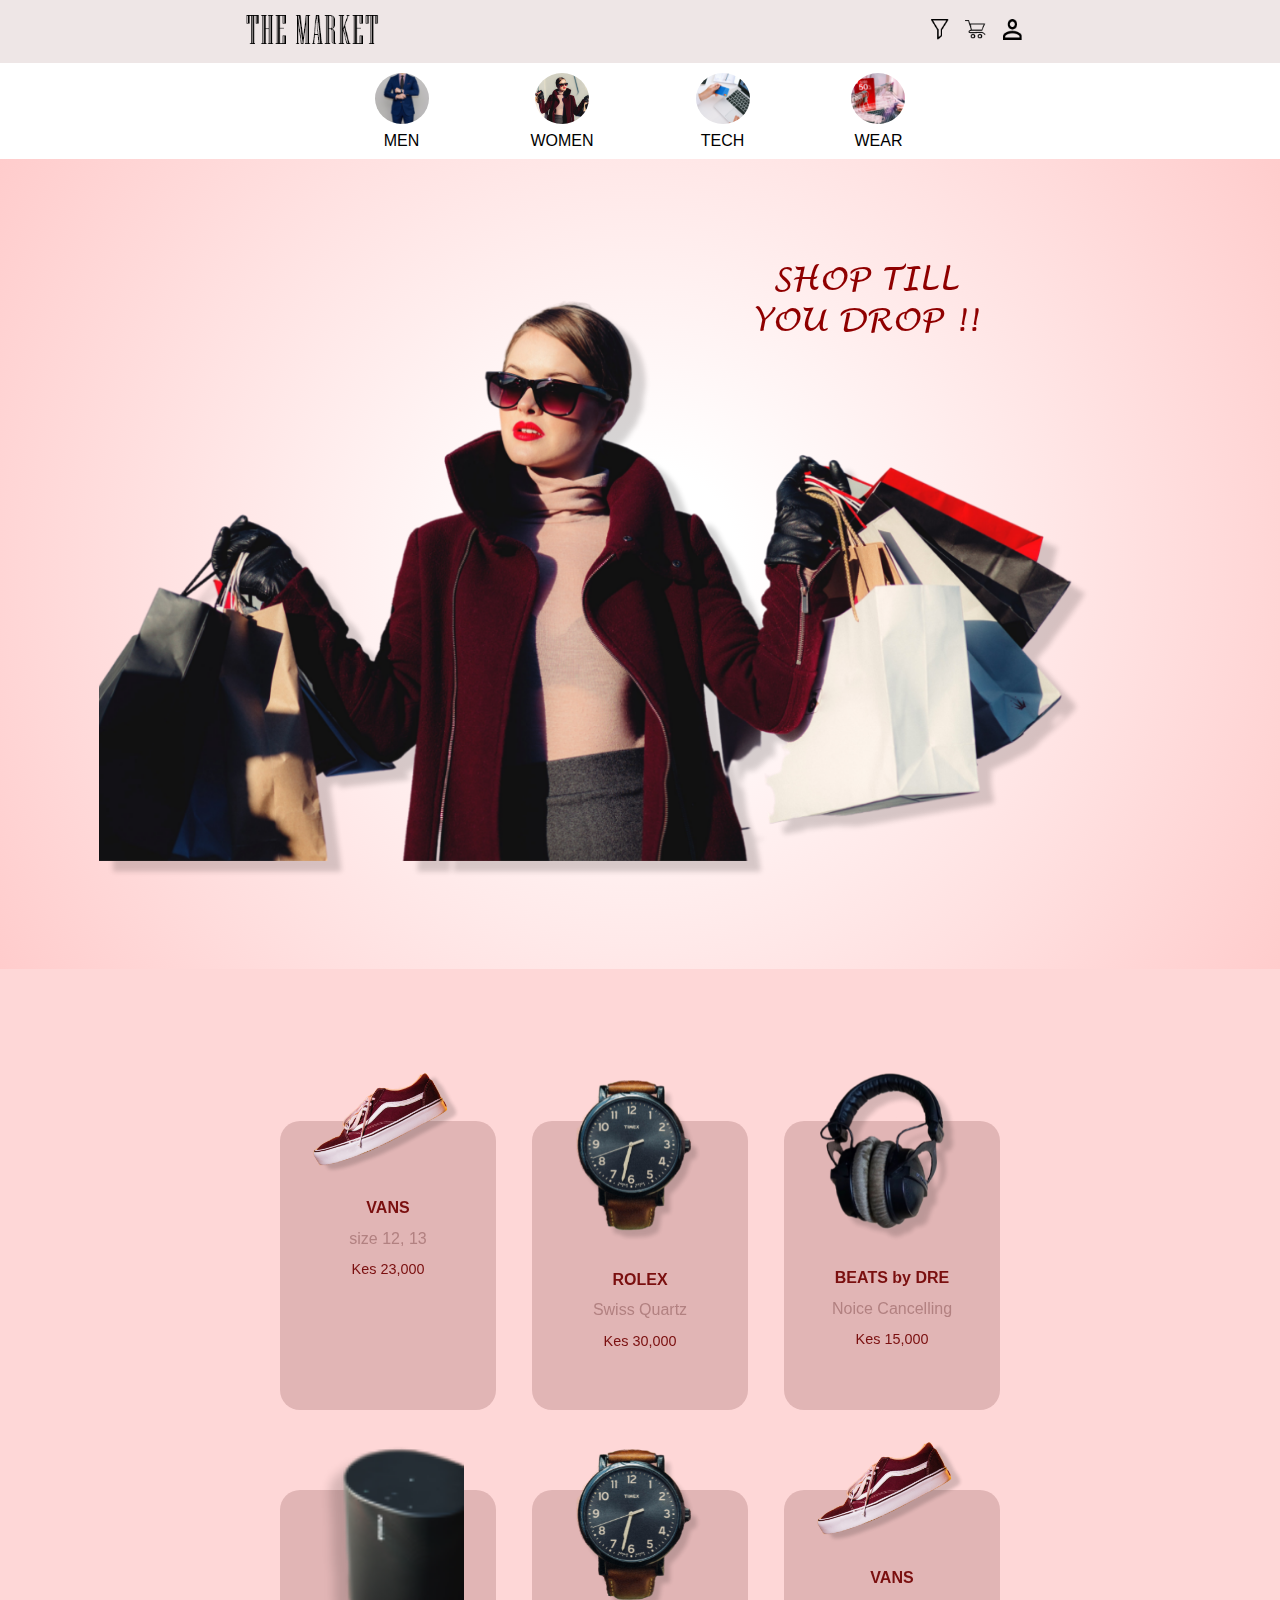
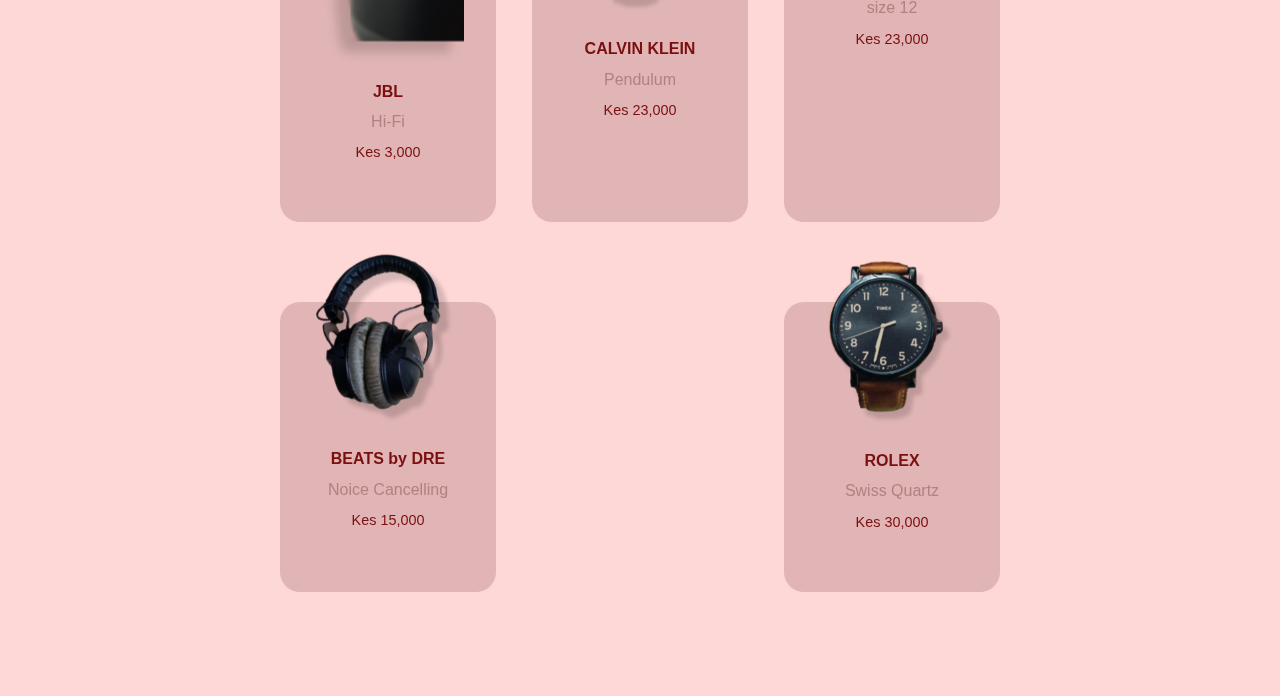
<file: index.html>
<!DOCTYPE html>
<html lang="en">
<head>
    <meta charset="UTF-8">
    <meta name="viewport" content="width=device-width, initial-scale=1.0">
    <link rel="stylesheet" href="static/css/styleM.css">
    
    <link rel="icon" type="image/png" href="static/imgs/logo.png">
    <link rel="apple-touch-icon" type="image/png" href="static/imgs/logo.png" />

    <title>The Market - home</title>
</head>
<body>
    
    <div class="header">
        <div class="top-nav" id="top">
            <div class="logo">
                <img src="static/imgs/logo.png" alt="logo">
                <!-- <h3> THE MARKET</h3> -->
            </div>
            <div class="nav">
                <ul>
                    <li><a href="#filter"><img src="static/imgs/Filter.png" alt="Filter"></a></li>
                    <li><a href="cart.html"><img src="static/imgs/cart.png" alt="cart"></a></li>
                    <li><a href="login.html"><img src="static/imgs/Track.png" alt="Sign In"></a></li>
                </ul>
            </div>
        </div>
        <div class="stories">
            <div>
                <a href="#men"><img src="static/imgs/Men.png" alt="Men Tag">MEN</a>
            </div>
            <div>
                <a href="#women"><img src="static/imgs/women.png" alt="women Tag">WOMEN</a>
            </div>
            <div>
                <a href="#tech"><img src="static/imgs/Tech.png" alt="Tech Tag">TECH</a>
            </div>
            <div>
                <a href="#Wear"><img src="static/imgs/wear.png" alt="wear Tag">WEAR</a>
            </div>
        </div>
    </div>

    <div class="main-container" id="main-container">

        <div class="landing">
            <div class="slideshow-container">

                <div class="mySlides fade slide4">
                    <div>
                        <img src="static/imgs/woman-slider.png">
                    </div>
                    <div class="text">SHOP TILL <br> YOU DROP !!</div>
                </div>

                <div class="mySlides fade slide2">
                    <div>
                        <img src="static/imgs/man-slider.png">
                    </div>
                    <div class="text">SHOP for Style <br> in Style</div>
                </div>
                                
                <div class="mySlides fade slide3">
                    <div>
                        <img src="static/imgs/couch-slider.png">
                    </div>
                    <div class="text">We got you, <br> <br> No Hustle <br> shop at your <br> comfort</div>
                </div>

                <div class="mySlides fade slide1">
                    <div>
                        <img src="static/imgs/delivery-slider.png">
                    </div>
                    <div class="text">Discounts & <br> Deliveries <br> Countrywide</div>
                </div>


            </div>

            <div style="text-align:center">
                <span class="dot"></span> 
                <span class="dot"></span>
                <span class="dot"></span>
                <span class="dot"></span> 
            </div>
        </div>
        
        
        <div class="torso">
            <div class="product-card">
                <a href="product.html">
                    <div class="image">
                        <img src="static/imgs/shoe2.png" alt="shoe">
                    </div>
                    <div class="details">
                        <ul>
                            <li class="brand">VANS</li>
                            <li class="topSpec">size 12, 13</li>
                            <li class="price">Kes 23,000</li>
                        </ul>
                    </div>
                </a>
            </div>

            <div class="product-card">
                <a href="product.html">
                    <div class="image">
                        <img src="static/imgs/watch-small.png" alt="watch">
                    </div>
                    <div class="details">
                        <ul>
                            <li class="brand">ROLEX</li>
                            <li class="topSpec">Swiss Quartz</li>
                            <li class="price">Kes 30,000</li>
                        </ul>
                    </div>
                </a>
            </div>

            <div class="product-card">
                <a href="product.html">
                    <div class="image">
                        <img src="static/imgs/headphones.png" alt="headphones">
                    </div>
                    <div class="details">
                        <ul>
                            <li class="brand">BEATS by DRE</li>
                            <li class="topSpec">Noice Cancelling</li>
                            <li class="price">Kes 15,000</li>
                        </ul>
                    </div>
                </a>
            </div>

            <div class="product-card">
                <a href="product.html">
                    <div class="image">
                        <img src="static/imgs/speaker.png" alt="speaker- bluetooth">
                    </div>
                    <div class="details">
                        <ul>
                            <li class="brand">JBL</li>
                            <li class="topSpec">Hi-Fi</li>
                            <li class="price">Kes 3,000</li>
                        </ul>
                    </div>
                </a>
            </div>

            <div class="product-card">
                <a href="product.html">
                    <div class="image">
                        <img src="static/imgs/watch-small.png" alt="C&K watch">
                    </div>
                    <div class="details">
                        <ul>
                            <li class="brand">CALVIN KLEIN</li>
                            <li class="topSpec">Pendulum</li>
                            <li class="price">Kes 23,000</li>
                        </ul>
                    </div>
                </a>
            </div>

            <div class="product-card">
                <a href="product.html">
                    <div class="image">
                        <img src="static/imgs/shoe2.png" alt="shoe">
                    </div>
                    <div class="details">
                        <ul>
                            <li class="brand">VANS</li>
                            <li class="topSpec">size 12</li>
                            <li class="price">Kes 23,000</li>
                        </ul>
                    </div>
                </a>
            </div>

            <div class="product-card">
                <a href="product.html">
                    <div class="image">
                        <img src="static/imgs/headphones.png" alt="headphones">
                    </div>
                    <div class="details">
                        <ul>
                            <li class="brand">BEATS by DRE</li>
                            <li class="topSpec">Noice Cancelling</li>
                            <li class="price">Kes 15,000</li>
                        </ul>
                    </div>
                </a>
            </div>

            <div class="product-card">
                <a href="product.html">
                    <div class="image">
                        <img src="static/imgs/watch-small.png" alt="watch">
                    </div>
                    <div class="details">
                        <ul>
                            <li class="brand">ROLEX</li>
                            <li class="topSpec">Swiss Quartz</li>
                            <li class="price">Kes 30,000</li>
                        </ul>
                    </div>
                </a>
            </div>

        </div>

    </div>



    <script src="static/js/main.js"></script>
</body>
</html>

<!-- 
JS FOR CAMOFLAGE
-->
</file>
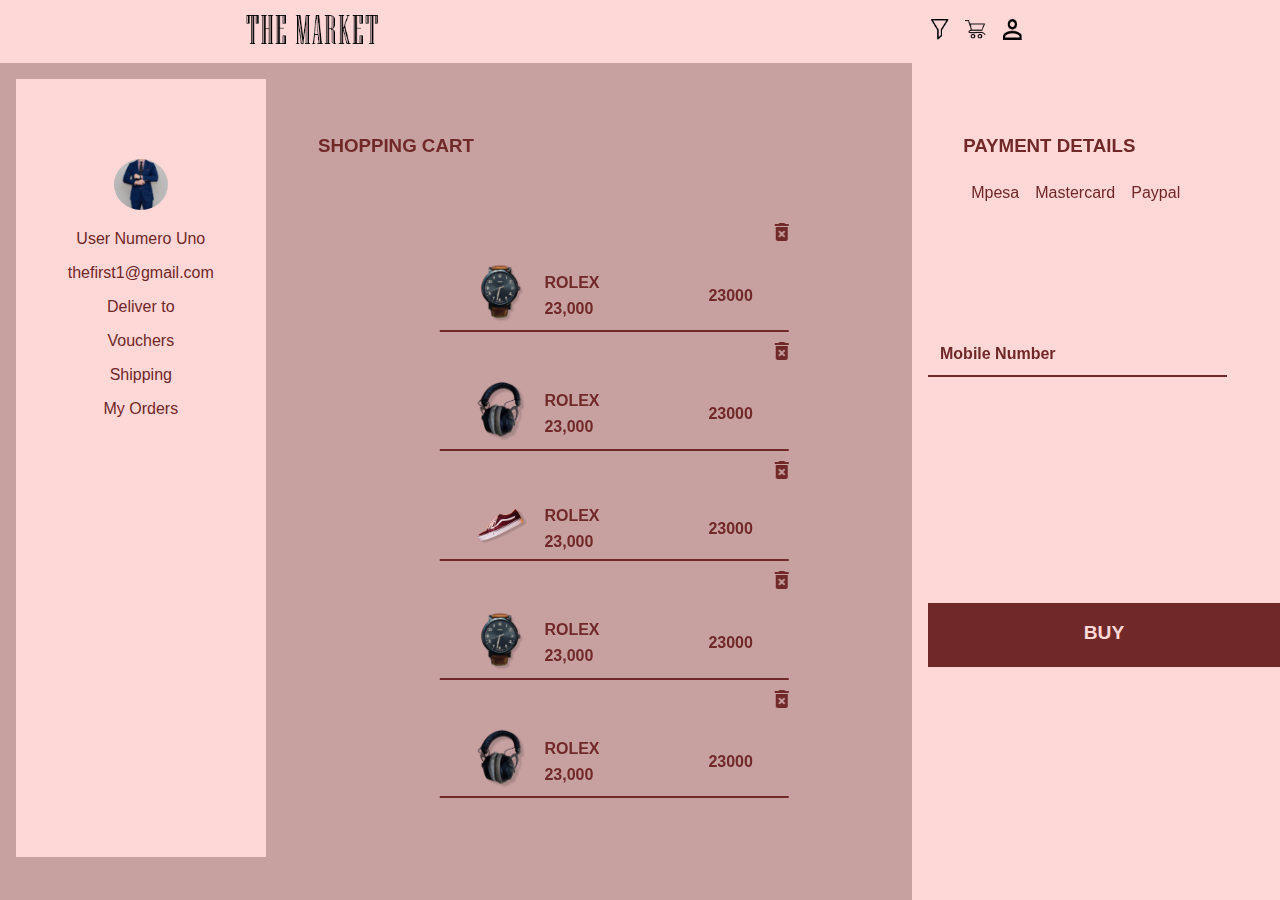
<file: cart.html>
<!DOCTYPE html>
<html lang="en">
<head>
    <meta charset="UTF-8">
    <meta name="viewport" content="width=device-width, initial-scale=1.0">
    <link rel="stylesheet" href="static/css/styleM.css">
    <link rel="stylesheet" href="static/css/cart.css">

    <title>The Market - {{products}}</title>
</head>
<body bgcolor="#C7A0A0">

    <div class="header">
        <div class="top-nav" id="top">
            <div class="logo">
                <a href="index.html"><img src="static/imgs/logo.png" alt="logo"></a>
                <!-- <h3> THE MARKET</h3> -->
            </div>
            <div class="nav">
                <ul>
                    <li><a href="#filter"><img src="static/imgs/Filter.png" alt="Filter"></a></li>
                    <li><a href="cart.html"><img src="static/imgs/cart.png" alt="cart"></a></li>
                    <li><a href="login.html"><img src="static/imgs/Track.png" alt="Sign In"></a></li>
                </ul>
            </div>
        </div>
    </div>

    <!-- <div class="main-container" id="main-container"> -->
    <div class="content-container">

        <div class="user-details hide-on-mobile">
            <div class="user-img">
                <img src="static/imgs/Men.png" alt="user icon">
            </div>
            <div class="credentials">
                <ul>
                    <li><a href="#">User Numero Uno</a></li>
                    <li><a href="#email">thefirst1@gmail.com</a></li>
                    <li><a href="#delivery">Deliver to</a></li>
                    <li><a href="#Vouchers">Vouchers</a></li>
                    <li><a href="#Shipping">Shipping</a></li>
                    <li><a href="#orders">My Orders<a></li>
                </ul>
            </div>
        </div>
        <div class="checklist">

            <!-- <div class="back hide-on-desktop">
                <a href="product.html"><img src="static/imgs/arrow.png" alt="back arrow"></a>
            </div> -->

            <h3>SHOPPING CART</h3>           
            <div class="item">
                <div class="item-img">
                    <img src="static/imgs/watch-small.png" alt="watch-small">
                </div>
                <div class="basics">
                    <ul>
                        <li>ROLEX</li>
                        <li>23,000</li>
                    </ul>
                </div>

                <div class="qty">
                </div>

                <div class="total-price" id="totalItemPrice">
                    23000
                </div>

                <div class="delete">
                    <img src="static/imgs/delete.png" alt="delete">
                </div>
            </div>

            <div class="item">
                <div class="item-img">
                    <img src="static/imgs/headphones.png" alt="headphones">
                </div>
                <div class="basics">
                    <ul>
                        <li>ROLEX</li>
                        <li>23,000</li>
                    </ul>
                </div>

                <div class="qty">
                </div>

                <div class="total-price" id="totalItemPrice">
                    23000
                </div>

                <div class="delete">
                    <img src="static/imgs/delete.png" alt="delete">
                </div>
            </div>

            <div class="item">
                <div class="item-img">
                    <img src="static/imgs/shoe2.png" alt="shoe">
                </div>
                <div class="basics">
                    <ul>
                        <li>ROLEX</li>
                        <li>23,000</li>
                    </ul>
                </div>

                <div class="qty">
                </div>

                <div class="total-price" id="totalItemPrice">
                    23000
                </div>

                <div class="delete">
                    <img src="static/imgs/delete.png" alt="delete">
                </div>
            </div>

            <div class="item">
                <div class="item-img">
                    <img src="static/imgs/watch-small.png" alt="watch-small">
                </div>
                <div class="basics">
                    <ul>
                        <li>ROLEX</li>
                        <li>23,000</li>
                    </ul>
                </div>

                <div class="qty">
                </div>

                <div class="total-price" id="totalItemPrice">
                    23000
                </div>

                <div class="delete">
                    <img src="static/imgs/delete.png" alt="delete">
                </div>
            </div>

            <div class="item">
                <div class="item-img">
                    <img src="static/imgs/headphones.png" alt="headphones">
                </div>
                <div class="basics">
                    <ul>
                        <li>ROLEX</li>
                        <li>23,000</li>
                    </ul>
                </div>

                <div class="qty">
                </div>

                <div class="total-price" id="totalItemPrice">
                    23000
                </div>

                <div class="delete">
                    <img src="static/imgs/delete.png" alt="delete">
                </div>
            </div>
            
        </div>

        <div class="checkout">
            <h3>PAYMENT DETAILS</h3>

            <ul class="payment-methods">
                <li><a href="#">Mpesa</a></li>
                <li><a href="#">Mastercard</a></li>
                <li><a href="#">Paypal</a></li>
            </ul>
            
            <input type="text" placeholder="Mobile Number">
            
            <div class="buy">
                <a href="#buy"> BUY </a>
            </div>
            
        </div>

    </div>

    <script src="static/js/main.js"></script>
</body>
</html>
</file>
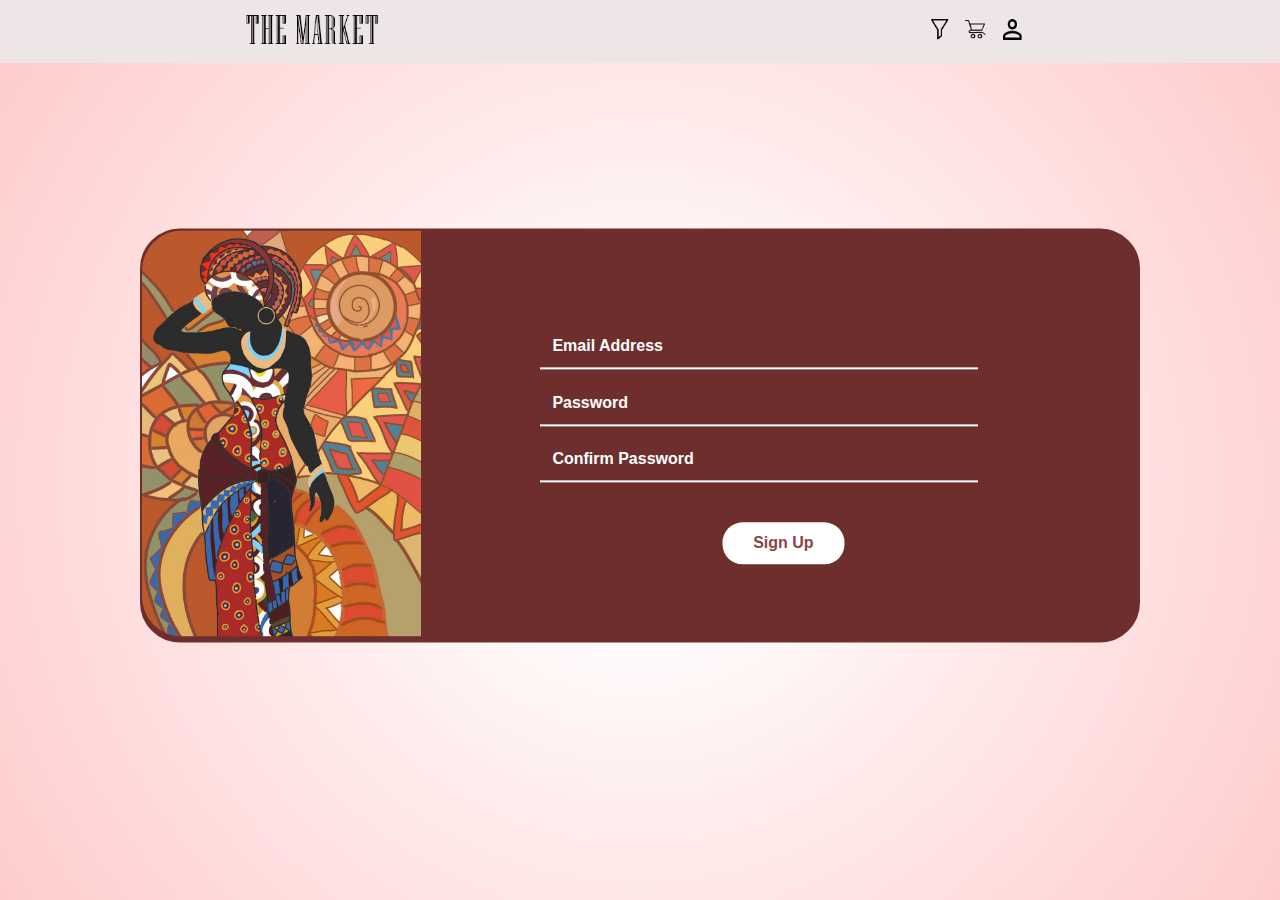
<file: login.html>
<!DOCTYPE html>
<html lang="en">
<head>
    <meta charset="UTF-8">
    <meta name="viewport" content="width=device-width, initial-scale=1.0">
    <link rel="stylesheet" href="static/css/styleM.css">
    <link rel="stylesheet" href="static/css/login.css">

    <style>
        .main-container{
    background: #F9F9DD;
}
    </style>

    <title>The Market - {{login}}</title>
</head>
<body>

    <div class="header">
        <div class="top-nav" id="top">
            <div class="logo">
                <a href="index.html"><img src="static/imgs/logo.png" alt="logo"></a>
                <!-- <h3> THE MARKET</h3> -->
            </div>
            <div class="nav">
                <ul>
                    <li><a href="#filter"><img src="static/imgs/Filter.png" alt="Filter"></a></li>
                    <li><a href="cart.html"><img src="static/imgs/cart.png" alt="cart"></a></li>
                    <li><a href="#track"><img src="static/imgs/Track.png" alt="Sign In"></a></li>
                </ul>
            </div>
        </div>
    </div>

    <!-- <div class="main-container" id="main-container"> -->
    <div class="container">

        <form  action="index.html" method="GET">
            <div class="img-form hide-on-mobile">
                <img src="static/imgs/backg.jpg" alt="african woman">
            </div>
            <div class="form">
                <div>
                    <input type="email" id="emailId" placeholder="Email Address">
                </div>
                <div>
                    <input type="password" id="passwdId" placeholder="Password">
                </div>
                <div>
                    <input type="password" id="passwd-confirm" placeholder="Confirm Password">
                </div>
                <div>
                    <input type="submit" value="Sign Up">
                </div>
            </div>
        </form>

    </div>

    <script src="static/js/main.js"></script>
</body>
</html>
</file>
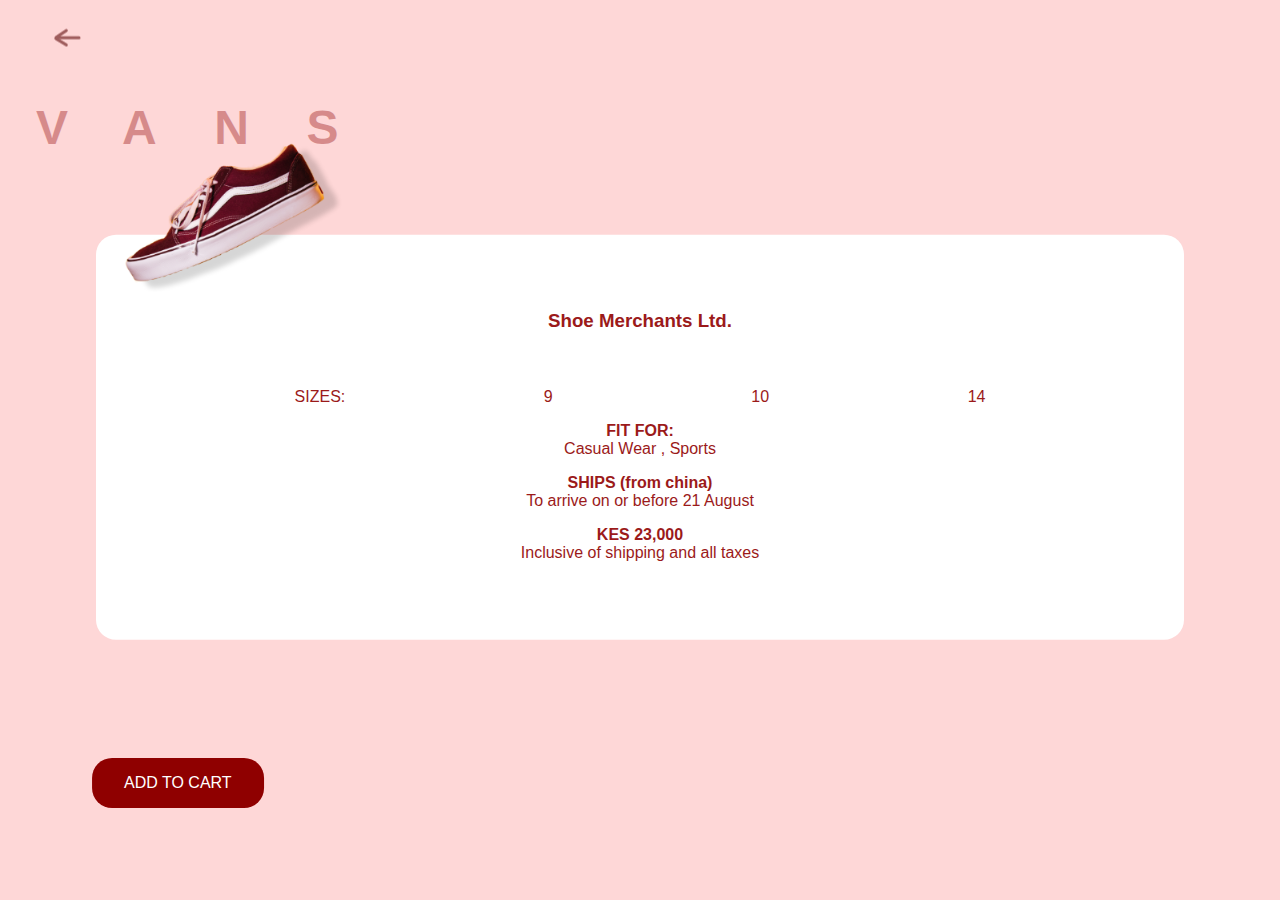
<file: more.html>
<!DOCTYPE html>
<html lang="en">
<head>
    <meta charset="UTF-8">
    <meta name="viewport" content="width=device-width, initial-scale=1.0">
    <link rel="stylesheet" href="static/css/styleM.css">

    <style>
        body{
            height: 100vh;
            overflow: hidden;
            background-color: #FED7D7;
        }
    </style>

    <title>The Market - {{products}}</title>
</head>
<body>

    <!-- <div class="main-container" id="main-container"> -->
    <div class="more-content">
        <div class="back-arrow">
            <a href="product.html"><img src="static/imgs/arrow.png" alt="back arrow"></a>
        </div>
        <h1>VANS</h1>
        <div class="details-card">
            <div class="details-img">
                <img src="static/imgs/shoe2.png" alt="shoe">
            </div>
            <div class="more-specs">
                <h3 class="vendor"> Shoe Merchants Ltd. </h3>

                <ul class="sizes">
                    <li>SIZES:</li>
                    <li>9</li>
                    <li>10</li>
                    <li>14</li>
                </ul>
                    
                <h4>FIT FOR:</h4>
                <p>Casual Wear , Sports</p>

                <h4>SHIPS <span>(from china)</span> </h4>
                <p>To arrive on or before 21 August</p>

                <h4>KES 23,000</h4>
                <p>Inclusive of shipping and all taxes</p>

            </div>
            
        </div>
        <a class="cart-cta cta-more" href="cart.html"> ADD TO CART</a>

    </div>

    <script src="static/js/main.js"></script>
</body>
</html>
</file>
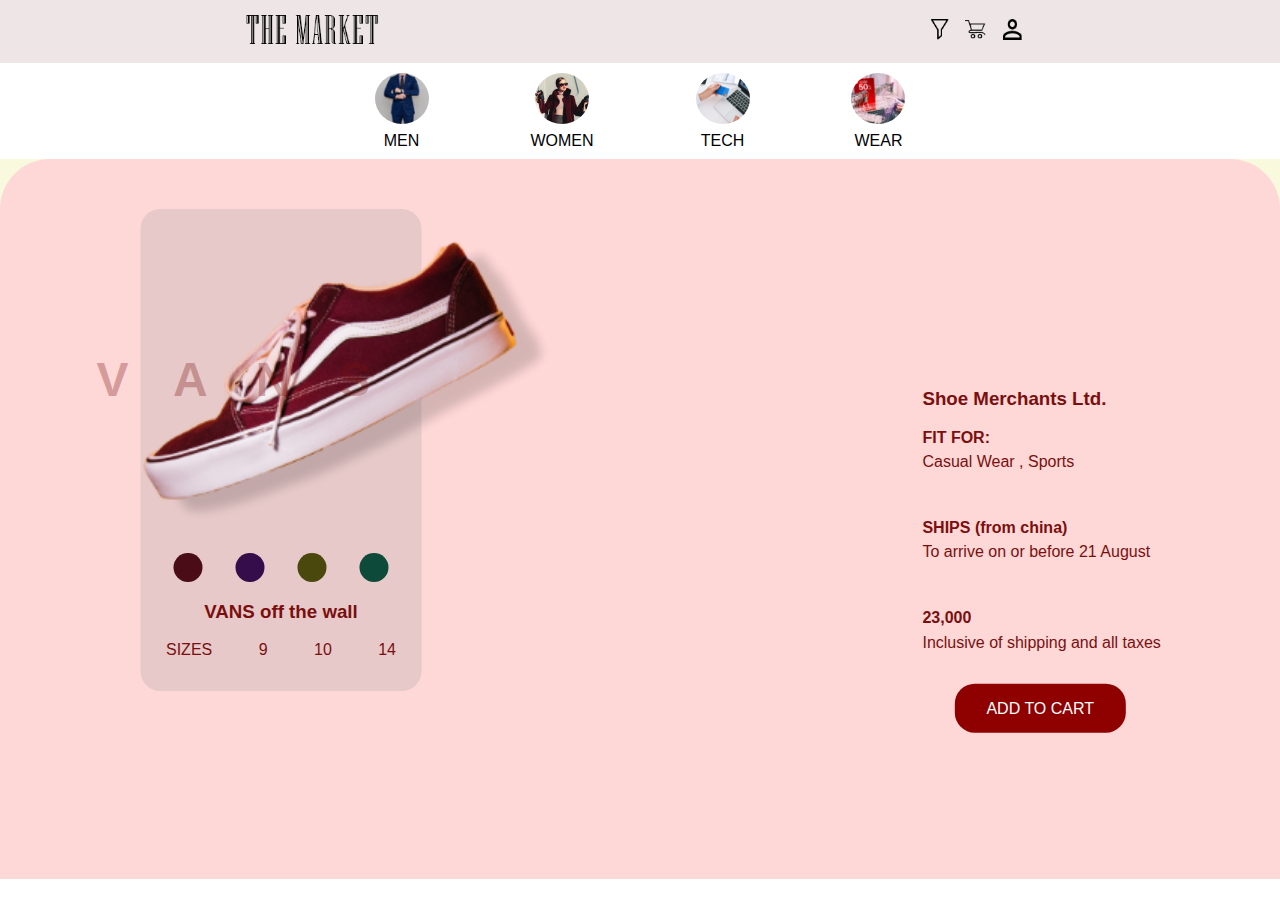
<file: product.html>
<!DOCTYPE html>
<html lang="en">
<head>
    <meta charset="UTF-8">
    <meta name="viewport" content="width=device-width, initial-scale=1.0">
    <link rel="stylesheet" href="static/css/styleM.css">

    <style>
        .main-container{
    background: #F9F9DD;
}
    </style>

    <title>The Market - {{products}}</title>
</head>
<body>

    <div class="header">
        <div class="top-nav" id="top">
            <div class="logo">
                <a href="index.html"><img src="static/imgs/logo.png" alt="logo"></a>
                <!-- <h3> THE MARKET</h3> -->
            </div>
            <div class="nav">
                <ul>
                    <li><a href="#filter"><img src="static/imgs/Filter.png" alt="Filter"></a></li>
                    <li><a href="cart.html"><img src="static/imgs/cart.png" alt="cart"></a></li>
                    <li><a href="login.html"><img src="static/imgs/Track.png" alt="Sign In"></a></li>
                </ul>
            </div>
        </div>
        <div class="stories">
            <div>
                <a href="#men"><img src="static/imgs/Men.png" alt="Men Tag">MEN</a>
            </div>
            <div>
                <a href="#women"><img src="static/imgs/women.png" alt="women Tag">WOMEN</a>
            </div>
            <div>
                <a href="#tech"><img src="static/imgs/Tech.png" alt="Tech Tag">TECH</a>
            </div>
            <div>
                <a href="#Wear"><img src="static/imgs/wear.png" alt="wear Tag">WEAR</a>
            </div>
        </div>
    </div>

    <div class="main-container" id="main-container">

        <div class="product-array hide-desktop">
            <img class="previous" src="static/imgs/arrow.png" alt="back arrow">
            <ul>
                <li>NIKE</li>
                <li>VANS</li>
                <li>ROLEX</li>
                <li>JBL</li>
                <li>BEATS by DRE</li>
            </ul>
            <img class="next" src="static/imgs/arrow.png" alt="next arrow">
        </div>

        <div class="product-details">
            <div class="stuff">
                <div class="shift">
                    <img src="static/imgs/shoe2.png" alt="Vans">
                    <div class="variety">
                        <section></section>
                        <section></section>
                        <section></section>
                        <section></section>
                    </div>
                
                    <h3 class="catch-phrase">
                        <span> VANS </span> off the wall
                    </h3>
                    <div class="price hide-desktop">KES 23,000</div>
                    <div class="size">
                        <ul>
                            <li>SIZES</li>
                            <li>9</li>
                            <li>10</li>
                            <li>14</li>
                        </ul>
                    </div>

                </div>

                <div class="hide-mobile">
                    <h3 class="vendor"> Shoe Merchants Ltd. </h3>
                    
                    <h4>FIT FOR:</h4>
                    <p>Casual Wear , Sports</p>

                    <h4>SHIPS <span>(from china)</span> </h4>
                    <p>To arrive on or before 21 August</p>

                    <h4>23,000</h4>
                    <p>Inclusive of shipping and all taxes</p>

                    <a class="cart-cta" href="cart.html"> ADD TO CART</a>

                </div>
                <a class="cart-cta hide-desktop" href="cart.html"> ADD TO CART</a>
                <p class="hide-desktop"><a href="more.html"> MORE DETAILS </a></p>
            </div>
            <h1 class="backG">VANS</h1>

            <!-- <h4>YOU'D ALSO LIKE</h4> -->
            <!-- <div class="likes hide-mobile hide-desktop">
                <div> 
                    <img src="static/imgs/watch-small.png" alt="small watch">
                    <h3> ROLEX </h3>
                    <p>30,000</p>
                </div>
                <div> 
                    <img src="static/imgs/headphones.png" alt="headphones">
                    <h3> BEATS by DRE </h3>
                    <p>3,000</p>
                 </div>
                <div> 
                    <img src="static/imgs/speaker.png" alt="speaker"> 
                    <h3> JBL </h3>
                    <p>10,000</p>
                </div> -->
            </div>
        </div>

    </div>

    <script src="static/js/main.js"></script>
</body>
</html>
</file>
<file: static/css/styleM.css>
/* Fundamentals */

*, body{
    margin: 0;
    padding: 0;
    box-sizing: border-box;
}

li{
    list-style-type: none;
}

a{
    text-decoration: none;
    color: inherit;
}

img{
    /* overflow: hidden; */
}

@font-face{
    font-family: "NiagraE";
    src: url(fonts/NIAGENG.TTF);
}
@font-face{
    font-family: "LucidaH";
    src: url(fonts/LHANDW.TTF);
}

.hide-mobile{
    display: none;
}

@media (min-width:1000px){
    .hide-mobile{
        display: initial;
    }
    .hide-desktop{
        display: none;
    }
}

.main-container{
    background-color: #FED7D7;
}

/*?????????????????? HEADER */
.top-nav{
    /* padding: 1em auto; */
    display: flex;
    justify-content: space-around;
    align-items: center;
    background-color: #EEE6E6;
    color: #000000;
    height: 7vh;
    position: sticky;
    top: 0;
}

.logo{
    font-family: NaigraE;
}

.logo img{
    width: 50%;
}

.nav ul{
    display: flex;
    justify-content: space-between;
}

.nav ul li{
    margin: auto .25em;
    padding: auto .25em;
}

.nav ul li a img{
    width: 70%;
}

.stories{
    padding: .6em ;
    background-color: #FFFFFF;
    display: flex;
    justify-content: space-evenly;
}

.stories div a{
    display: flex;
    flex-direction: column;
    align-items: center;
    color: #000000;
    font-family: sans-serif;
}

.stories div a img{
    margin-bottom: .5em;
}


@media (min-width:754px){
    .logo img{
        width: 70%;
    }
    .stories{
        max-width: 754px;
        margin: auto;
    }
}

/* /////////////////////FADESLIDER */


.main-container{
    /* height: 200vh; */
    /* padding: 1em; */
    font-family: sans-serif;
    text-align: center;
    overflow: hidden;
}

.slide1{
    background: radial-gradient(circle, rgba(255,255,255,1) 13%, rgb(255, 204, 204) 100%);
}


.slide2{
    background: radial-gradient(circle, rgba(255,255,255,.5) 13%, rgb(0, 0, 0) 100%);
    color: #fff;

}

.slide2 .text{
    color: #fff;
}

.slide3{
    background: radial-gradient(circle, rgba(255,255,255,1) 13%,#fbc1a0 100%);

}
.slide4{
    background: radial-gradient(circle, rgba(255,255,255,1) 13%, rgb(255, 204, 204) 100%);
}

.fade img{
    height: 60vh;
}

.fade{
    height: 90vh;
}

.text{
    font-family: LucidaH;
    color: #8F0000;
    font-size: 1.5em;
}


@media (min-width:754px){
    .slide1, .slide2, .slide3, .slide4{
        position: relative;
    }
    .fade img{
        height: 80vh;
        /* border: 2px solid red; */
    }
    .slide1 .text{
        position: absolute;
        top: 200px;
        right: 80px;
    }
    .slide1 img{
        height: 70vh;
        position: absolute;
        /* top: 300px; */
        right: 400px;
    }

    .slide3 .text{
        position: absolute;
        top: 150px;
        left: 100px;
        font-size: 2em;
    }
    .slide3 img{
        height: 60vh;
        position: absolute;
        top: 70px;
        right: -80px;
        /* overflow: hidden; */
    }
    .slide3{
        overflow: hidden;
    }

    .slide2 .text{
        position: absolute;
        right: 50px;
        top: 100px;
        font-size: 2em;
    }

    .slide4 .text{
        position: absolute;
        top: 150px;
        left: 50px;
    }

}


@media (min-width:1000px){
    .fade{
        position: relative;
        /* text-align:left; */
    }
    .fade .text{
        position: absolute;
        top: 300px;
        right: 400px;
    }
    
    .slide3 .text{
        position: absolute;
        top: 150px;
        left: 100px;
        font-size: 2.5em;
    }
    .slide3 img{
        height: 70vh;
        position: absolute;
        /* top: 70px; */
        right: 70px;
    }

    .slide2 .text{
        font-size: 2em;
        right: 40px;
    }

    .slide4 .text{
        position: absolute;
        top: 100px;
        right: -400px;
        font-size: 2em;
    }
    .slide1 .text{
        position: absolute;
        top: 200px;
        right: 200px;
        font-size:2.5em ;
    }
    .slide1 img{
        height: 80vh;
        position: absolute;
        left: 150px;
    }
}

@media (min-width:1250px){
    .slide2 .text{
        right: 80px;
    }
}

@media (min-width:1400px){
    .slide2 .text{
        right: 140px;
    }

    .slide4 .text{
        position: absolute;
        top: 200px;
        right: -300px;
        font-size: 2.5em;
    }
    .slide1 .text{
        position: absolute;
        top: 250px;
        right: 350px;
        font-size:2.5em ;
    }
    .slide1 img{
        height: 80vh;
        position: absolute;
        left: 350px;
    }

}

@media (min-width:1600px){
    .slide1 .text{
        position: absolute;
        top: 250px;
        right: 450px;
        font-size:2.5em ;
    }
    .slide1 img{
        height: 80vh;
        position: absolute;
        left: 450px;
    }
}

/*PRODUCT CARD AND ALL CONTENTS THEREOF*/

.torso{
    margin-top: 4em;
    padding: 1.5em;
    display: flex;
    flex-wrap: wrap;
    justify-content: space-between;
}


.product-card{
    /* padding-top: 50px; */
    background-color: #E1B5B5;
    color: #7A0F0F;
    /* height: 30vh; */
    width:45%;
    border-radius: 20px ;
    line-height: 1.9em;
    margin-bottom: 5em;
    transition: all .4s ease-in;
}

.product-card:hover, .product-card:active{
    transform:translateY(-3px);
    transform: rotateZ(3deg);
/*     width: 45.5%; */
    box-shadow: 0 4px 4px rgba(0, 0, 0, 0.25) ;
}

.image , .details{
    position: relative;
    top: -2.4em;
}

.image{
    width: 70%;
    margin: auto;
    /* border: 2px solid red; */
}

.image img{
    width: 100%;
}

.details .brand{
    font-weight: bold;
    /* color: red; */
}
.details .topSpec{
    color: #B28181;
}

@media (min-width:1000px){
    .torso{
        max-width: 60%;
        margin: auto;
        /* border: 2px solid red; */
        margin-top: 8em;
    }
    .product-card{
        width: 30%;
    }
    .image , .details{
        position: relative;
        top: -3.4em;
    }
}

/* ################$################################### */
/* PRODUCT PAGE */

/*  Importing most styles from main-container*/


.product-array img{
    /* width: 20%; */
    height: 1.5em;
}

.product-array{
    /* background: #F9F9DD; */
    margin: auto 1em;
    display: flex;
    justify-content: space-between;
    align-items: center;
}

.next{
    transform: rotate(180deg);
}

.product-array ul{
    display: flex;
    width: 30em;
    /* border: 2px solid red; */
    overflow: scroll;
}

.product-array ul li{
    /* border: 2px solid red; */
    margin:auto 3em;
    color: #B57777;
    font-size: 1.2rem;
}

.product-details{
    color: #7A0F0F;
    height: 80vh;
    border-top-right-radius:50px ;
    border-top-left-radius: 50px;
    /* border: 2px solid red; */
    background: #FED7D7;
    position: relative;
}

.backG{
    opacity: .3;
    letter-spacing: 1em;
    font-size: 3rem;
    position: absolute;
    top: 0;
    transform: translateX(13%);
    /* transform: translateZ(10%); */
    /* z-index: -1 ; */
}

.stuff img{
    /* z-index: -1; */
    width: 60%;
    margin-top: 1em;
}

.variety{
    display: flex;
    justify-content: space-evenly;
    max-width: 300px;
    margin: auto;
}

.variety section{
    height: 1.8em;
    width: 1.8em;
    background-color: red;
    /* border: 2px solid black; */
    border-radius: 50%;
    /* margin: auto 1.2em; */
}

section:nth-child(1){
    background-color: #4A0D18;
}
section:nth-child(2){
    background-color: #340D4A;
}
section:nth-child(3){
    background-color: #4A480D;
}
section:nth-child(4){
    background-color: #0D4A39;
}

.stuff h3{
    margin: 1em auto;
    font-weight: 700;
}

.catch-phrase span{
    font-weight: bolder;
}

.price{
    font-size: .9rem;
}

.size ul{
    max-width: 230px;
    margin: 1em auto;
    display: flex;
    justify-content: space-between;
    margin-bottom: 2em;
}

.cart-cta{
    color: #fff;
    background-color: #8F0000;
    padding: 1em 2em;
    margin: 2em;
    /* padding: auto 1em ; */
    border-radius: 20px;
}

.stuff p{
    /* border: 2px solid red; */
    margin-top: 2em;
}

@media (min-width:550px){
    .stuff img{
        width: 65%;
    }
}

@media (min-width:754px){
    .stuff img{
        width: 35%;
    }
}

@media (min-width:1000px){
    .backG{
        transform: translate(30%, 350%);
    }
    

    h3, .stuff p{
        margin: 3em auto;
    }

    .stuff p{
        margin-top: .4em ;
    }

    .hide-desktop{
        display: none;
    }
    
    .hide-mobile{
        text-align: left;
        position: absolute;
        top: 50px;
        right: 0;
        transform: translate(-50%, 20%);
    }

    .shift{
        position: absolute;
        top: 50px;
        left: 0;
        transform: translate(50%, 0%);
    }

    .stuff, .shift{
        /* border: 2px solid blue; */
        background-color: #e7c9c9;
        border-radius: 20px;
    }

    .stuff img{
        width: 150%;
    }


}

@media (min-width:1300px){
    .shift{
        transform: translate(100%, 0%);
    }
    .hide-mobile{
        transform: translate(-150%, 0%);
    }
}

@media (min-width:1700px){
    .shift{
        transform: translate(140%, 0%);
    }
    .hide-mobile{
        transform: translate(-180%, 0%);
    }
}




/*##############################################################
# MORE DETAILS PAGE STYLING ########################### */

.more-content{
    background: #FED7D7;
    height: 100vh;
    font-family: Arial, Helvetica, sans-serif;
    color: #9B1A1A;
    /* padding: 3em 2em auto 2em; */
    position: relative;
}

.back-arrow img{
    transform: translate(200%, 150%);
}

.details-card{
    background-color: #FFF;
    /* margin: 1em; */
    border-radius: 20px;
    max-width: 85%;
    margin: auto;
    text-align: center;
    transform: translateY(35%);
    position: relative;
    height: 45vh;
}

.details-img{
    position: absolute;
    top: -100px;
}

.more-specs{
    /* transform: translateY(30%); */
    margin-top: 70px;
}

.more-specs ul{
    display: flex;
    justify-content: space-evenly;
}

.cta-more{
    /* transform: translateY(100px); */
    position: fixed;
    bottom: 60px;
    transform: translateX(35%);

}

.more-specs p, .more-specs ul{
    /* text-align: left; */
    margin-bottom: 1em;
}

.vendor{
    padding-top: 4em;
}

.details-img img{
    width: 80% ;
}

.more-content h1{
    position: absolute;
    top: 100px;
    letter-spacing: 1.2em;
    font-size: 3rem;
    transform: translateX(10%);
    opacity: .4;
}
</file>
<file: static/css/cart.css>
.top-nav{
    background: #FED7D7;
}

.content-container{
    background: #C7A0A0;
    color: #712828;
    font-family: Arial, Helvetica, sans-serif;
    padding: 1em;
}

.checklist{
    height: 70vh;
    overflow: scroll;
    font-weight: bold;
    position: relative;
}

.back{
    position: absolute;
    top: 0;
}

.checklist h3{
    color: #712828;
    margin-bottom: 2em;
}

.item{
    position: relative;
    display: flex;
    justify-content: space-evenly;
    align-items: center;
    border-bottom: 2px solid #712828;
    padding: auto 1em auto 1em;
    margin: 3em 1em auto auto;
}

.item img{
    width: 100%;
}

.item-img{
    width: 25%;
    /* border: 2px solid red; */
}

.basics{
    transform: translateX(-40%);
}

.item li{
    /* border: 2px solid red; */
    margin: .5em;
}


.item .delete{
    position: absolute;
    right: 0;
    top: 10px;
}

.checkout{
    background: #FED7D7;
    color: #712828;
    margin: auto -1em -1em -1em;
    min-height: 20vh;
    padding: 1em;
}

.checkout h3{
    margin-bottom: 1em;
}

.payment-methods{
    /* border: 2px solid red; */
    display: flex;
}

.payment-methods li{
    margin: .5em;
}

input[type=text]{
    width: 85%;
    padding: 12px;
    background: inherit;
    border: none;
    border-bottom: 2px solid #712828;
    color: #712828;
    resize: vertical;
    /* line-height: 2em; */
    font-size: 1rem;
    margin-top: .8em;
    font-weight: bold;
}

::placeholder{
    color: #712828;
}

.buy{
    height: 4em;
    text-align: center;
    margin-top: 3em;
    width: 100%;
    /* border: 2px solid red; */
    background: #712828;
    color: #FED7D7;
    display: flex;
    flex-direction: column;
    align-items: center;
}

.buy a{
    font-weight: bold;
    font-size: 1.2rem;
    margin-top: 1em;
}

.hide-on-mobile{
    display: none;
}


@media screen and (min-width: 1000px) {
    .hide-on-mobile{
        display: initial;
    }

    .hide-on-desktop{
        display: none;
    }

    .content-container{
        display: flex;
        position: relative;
        height: 90vh;
        margin: auto;
    }

    .checklist{
        height: 90vh;
        width: 220%;
        overflow: scroll;
    }

    .checkout{
        position: absolute;
        top: 0;
        right: 0;
        width: 30%;
        height: 93vh;
    }

    .checklist h3{
        position: sticky;
        top: 0;
        transform: translateX(6%);
        margin-bottom: 3em;
    }

    .item{
        width: 40%;
        margin: auto;
        transform: translateX(-25%);
        /* margin-top:4em ; */
        padding-top: 3em;
    }

    .item-img{
        width: 15%;
    }

    .user-details{
        width: 20%;
        background-color: #FED7D7;
        padding-top: 5em;
    }

    .buy{
        transform: translateY(450%);
    }

    .checkout h3, .checkout ul{
        transform: translateX(10%);
    }

    input[type=text]{
        transform: translateY(250%);
    }
    .credentials, .user-img{
        text-align: center;
    }

    .credentials ul li{
        margin: 1em auto 1em auto;
        padding: 1em auto 1em auto;
    }
    .credentials ul li:hover{
        /* border-bottom: 2px solid #712828; */
        transform: translateX(5%);
        font-weight: bold;
    }
}

@media screen and (min-width: 1400px) {
    .checklist .item{
        width: 60%;
    }

    .item{
        transform: translateX(-8%);
    }
}

@media screen and (min-width: 1460px) {
    .checklist .item{
        width: 60%;
    }
}
</file>
<file: static/css/login.css>
.top-nav{
    background-color: #FED7D7;
}

.container{
    height: 93vh;
    background: url(../imgs/africa.png);
}

.hide-on-mobile{
    display: none;
}

form{
    max-width: 90%;
    margin: auto;
    text-align: center;
    transform: translateY(90%);
}

input[type=email], input[type=password]{
    width: 85%;
    padding: 12px;
    background: inherit;
    border: none;
    border-bottom: 2px solid #FFF;
    color: #FFF;
    resize: vertical;
    /* line-height: 2em; */
    font-size: 1rem;
    margin-top: .8em;
    font-weight: bold;
}

::placeholder{
    color: #FFF;
    font-family: Arial, Helvetica, sans-serif;
    line-height: 1em;
    font-weight: bold;
}

input[type=submit]{
    background-color: #FFF;
    color: #8A4646;
    margin-top: 2.5rem;
    padding: 12px 20px;
    border: none;
    border-radius: 20px;
    cursor: pointer;
    font-weight: bold;
    width: 50%;
    font-size: 1rem;
}
  
input[type=submit]:hover {
    background-color: #e772a1;
    color: #fff;
}

@media screen and (min-width: 1000px) {
    .hide-on-mobile{
        display: initial;
    }
    
    .top-nav{
        background-color: #EEE6E6;
    }
    .container{
        background: radial-gradient(circle, rgba(255,255,255,1) 13%, rgb(255, 204, 204) 100%);

    }

    form{
        max-width: 1000px;
        margin: auto;
        display: flex;
        transform: translateY(40%);
        border: 2px solid #6E2E2E;
        background:#6E2E2E;
        border-radius: 40px;
        /* height: 60vh; */
    }

    .form{
        transform: translateY(20%);
    }

    form img{
        width: 70%;
        border-top-left-radius: 40px;
        border-bottom-left-radius: 40px;
    }

    .img-form{
        text-align: left;
        /* border: 2px solid red; */
        width: 40%;
        /* height: 60vh; */
    }

    input[type=email], input[type=password]{
        width: 180%;
    }
    input[type=submit]{
        transform: translateX(100%);
    }

}
</file>
